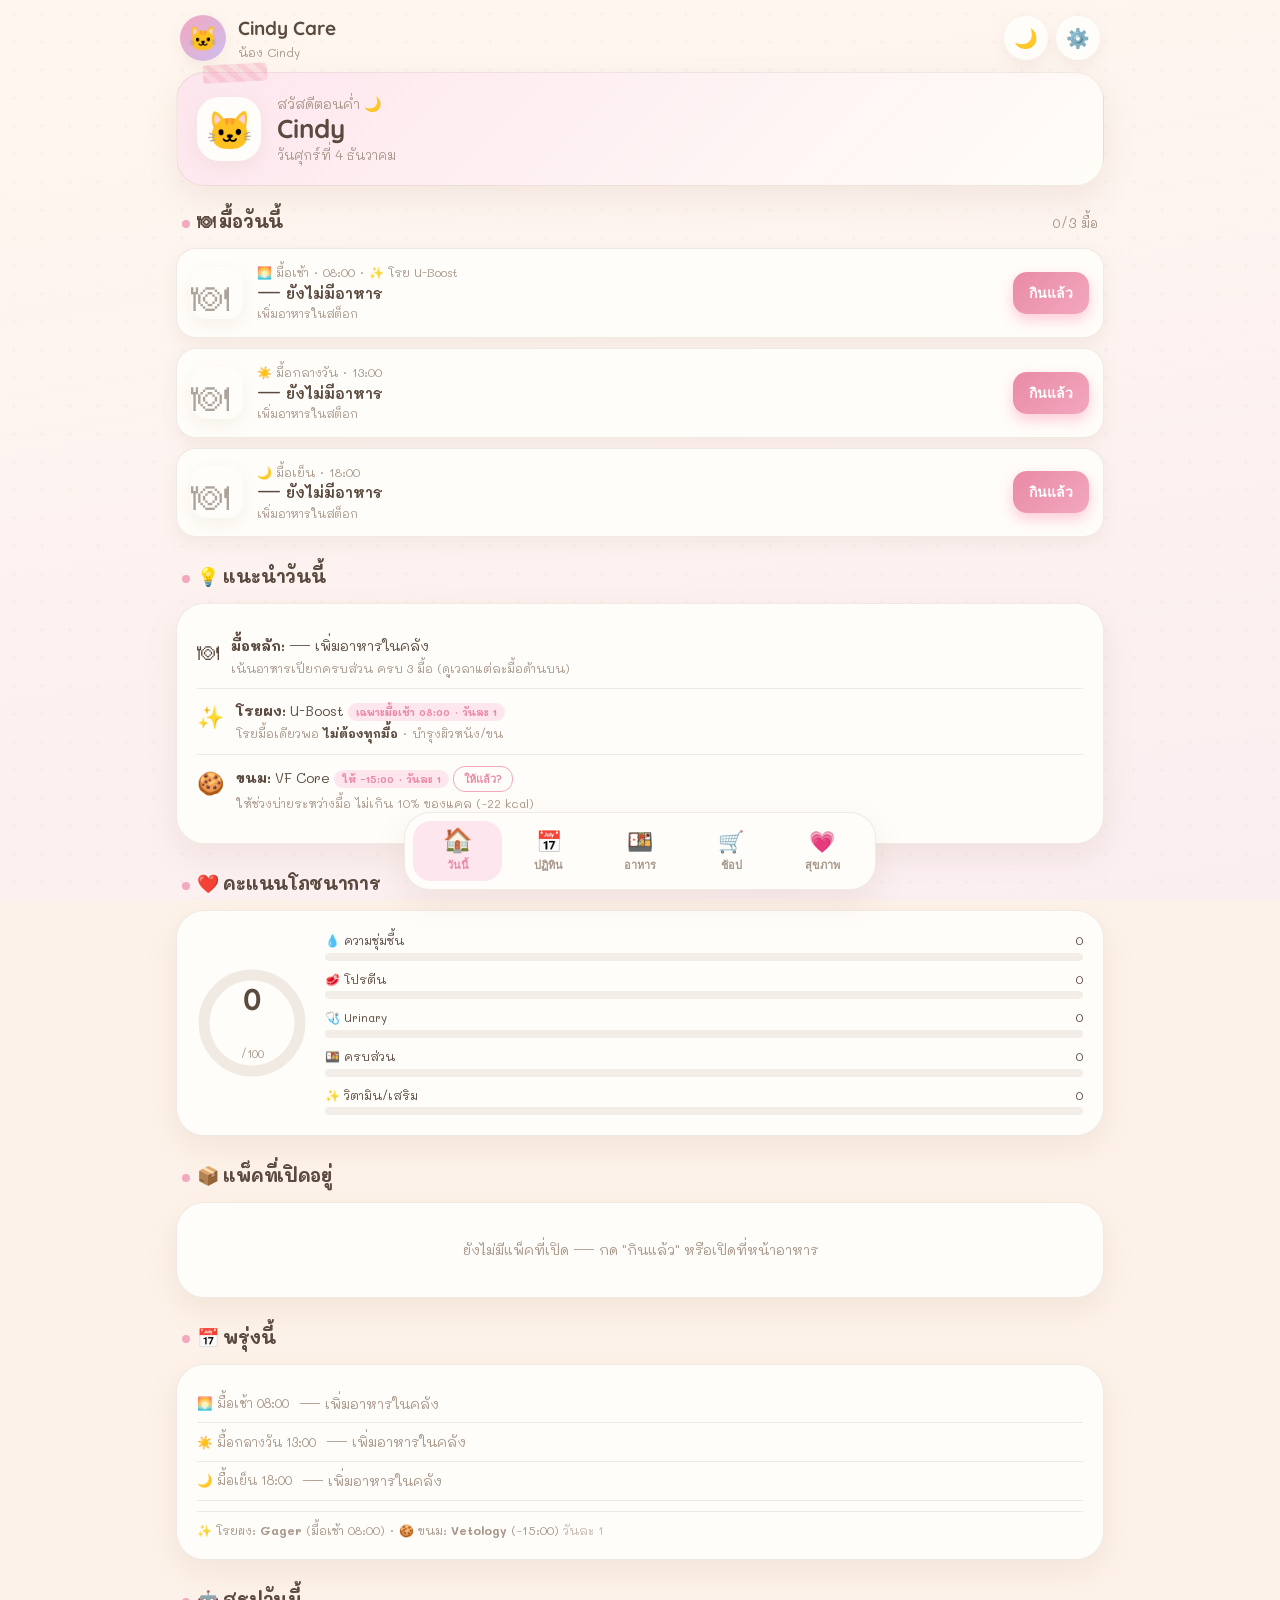
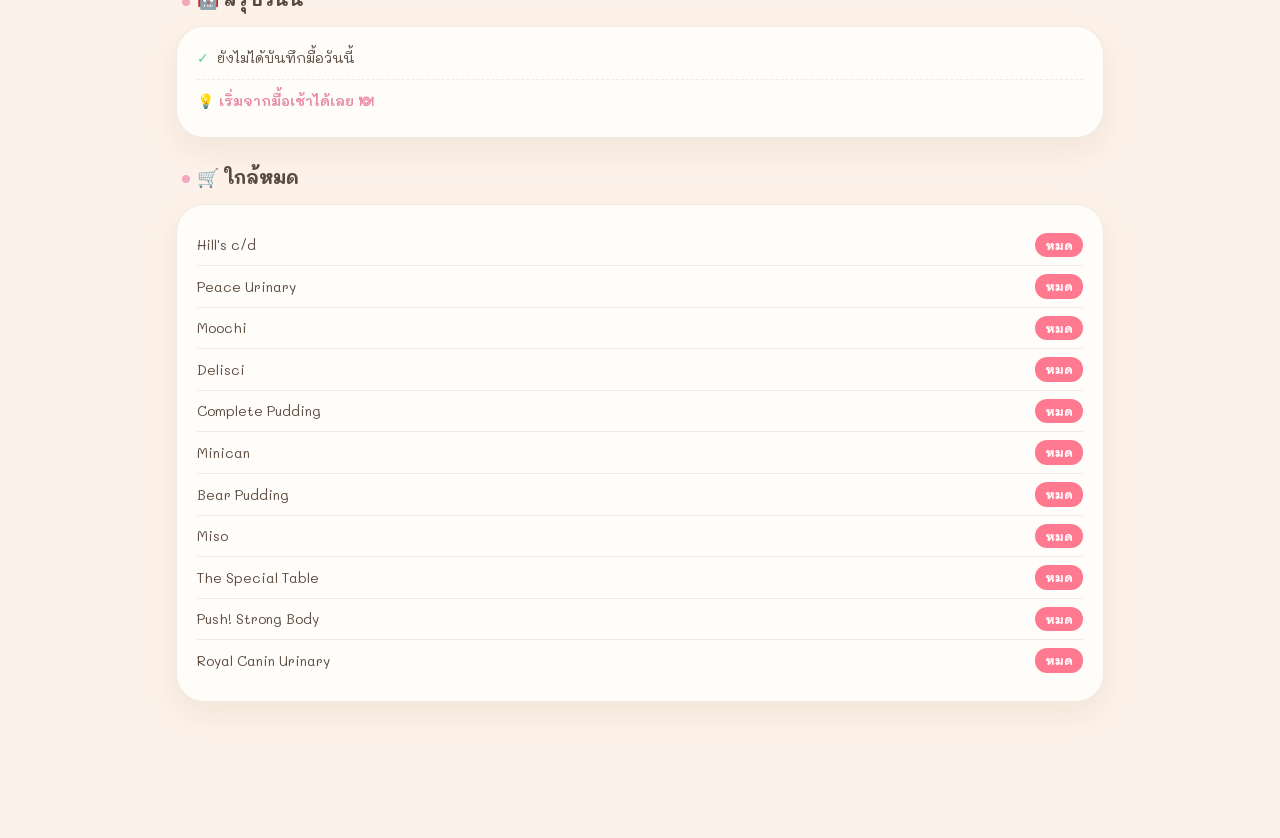
<file: cindy/index.html>
<!DOCTYPE html>

<html lang="th">

<head>

  <meta charset="UTF-8" />

  <meta name="viewport" content="width=device-width, initial-scale=1.0, maximum-scale=1.0, user-scalable=no" />

  <meta name="theme-color" content="#ffe9f1" />

  <title>Cindy Care</title>

  <link rel="preconnect" href="https://fonts.googleapis.com" />

  <link rel="preconnect" href="https://fonts.gstatic.com" crossorigin />

  <link href="https://fonts.googleapis.com/css2?family=Mali:wght@400;500;600;700&family=Quicksand:wght@500;600;700&display=swap" rel="stylesheet" />

  <link rel="stylesheet" href="style.css?v=16" />

</head>

<body>

  <div class="app">



    <!-- ============ TOPBAR ============ -->

    <header class="topbar">

      <div class="topbar-left">

        <div class="avatar" id="catAvatar">🐱</div>

        <div>

          <div class="brand">Cindy Care</div>

          <div class="brand-sub" id="brandSub">น้อง Cindy</div>

        </div>

      </div>

      <div class="topbar-right">

        <button class="round-btn" id="darkBtn" title="โหมดมืด/สว่าง">🌙</button>

        <button class="round-btn" id="settingsBtn" title="ตั้งค่า">⚙️</button>

      </div>

    </header>



    <main class="views">

      <!-- ============ HOME / DASHBOARD ============ -->

      <section class="view active" id="view-home">

        <!-- greeting -->

        <div class="hero">

          <div class="hero-avatar" id="heroAvatar">🐱</div>

          <div>

            <div class="hero-greet" id="heroGreet">สวัสดีตอนเช้า</div>

            <div class="hero-name">Cindy</div>

            <div class="hero-date" id="heroDate"></div>

          </div>

        </div>



        <!-- today's meals -->

        <section class="block">

          <div class="block-head"><h2>🍽 มื้อวันนี้</h2><span class="block-sub" id="mealsProgress"></span></div>

          <div id="todayMeals"></div>

        </section>



        <!-- daily recommendation -->

        <section class="block">

          <div class="block-head"><h2>💡 แนะนำวันนี้</h2></div>

          <div class="card" id="recCard"></div>

        </section>



        <!-- nutrition score -->

        <section class="block">

          <div class="block-head"><h2>❤️ คะแนนโภชนาการ</h2></div>

          <div class="card score-card" id="scoreCard"></div>

        </section>



        <!-- open package -->

        <section class="block">

          <div class="block-head"><h2>📦 แพ็คที่เปิดอยู่</h2></div>

          <div class="card" id="openPackCard"></div>

        </section>



        <!-- tomorrow -->

        <section class="block">

          <div class="block-head"><h2>📅 พรุ่งนี้</h2></div>

          <div class="card" id="tomorrowCard"></div>

        </section>



        <!-- AI summary -->

        <section class="block">

          <div class="block-head"><h2>🤖 สรุปวันนี้</h2></div>

          <div class="card ai-card" id="aiCard"></div>

        </section>



        <!-- running low -->

        <section class="block">

          <div class="block-head"><h2>🛒 ใกล้หมด</h2></div>

          <div class="card" id="lowCard"></div>

        </section>

      </section>



      <!-- ============ CALENDAR ============ -->

      <section class="view" id="view-calendar">

        <div class="page-head">

          <button class="round-btn" id="calPrev">‹</button>

          <h1 class="page-title" id="calLabel">ปฏิทิน</h1>

          <button class="round-btn" id="calNext">›</button>

        </div>

        <div class="card cal-card">

          <div class="cal-weekdays" id="calWeekdays"></div>

          <div class="cal-grid" id="calGrid"></div>

        </div>

        <div class="card" id="calForecast"></div>

      </section>



      <!-- ============ FOOD LIBRARY ============ -->

      <section class="view" id="view-food">

        <h1 class="page-title">🍱 คลังอาหาร</h1>

        <div class="seg" id="foodTabs"></div>

        <div class="row-btns">

          <button class="btn-primary" id="addFoodBtn">＋ เพิ่มอาหาร</button>

          <button class="btn-soft" id="batchBtn">＋ หลายรายการ</button>

        </div>

        <div class="prod-grid" id="foodGrid"></div>

      </section>



      <!-- ============ SHOPPING ============ -->

      <section class="view" id="view-shop">

        <h1 class="page-title">🛒 รายการซื้อ</h1>

        <div class="card" id="shopNeed"></div>

        <div class="card" id="shopStats"></div>

        <div class="card" id="shopHistory"></div>

      </section>



      <!-- ============ HEALTH ============ -->

      <section class="view" id="view-health">

        <h1 class="page-title">💗 สุขภาพ</h1>

        <div class="card" id="healthSummary"></div>

        <div class="card" id="trendCard"></div>

        <div class="card" id="waterCard"></div>

        <div class="card">

          <div class="block-head"><h2>⚖️ น้ำหนัก (กก.)</h2></div>

          <canvas id="weightChart" height="160"></canvas>

          <div class="inline-add">

            <input type="number" step="0.1" id="weightInput" placeholder="เช่น 3.7" />

            <button class="btn-primary slim" id="addWeightBtn">บันทึก</button>

          </div>

        </div>

        <div class="card">

          <div class="block-head"><h2>🚽 ขับถ่ายวันนี้</h2></div>

          <div class="poop-row" id="poopRow"></div>

          <div id="poopHistory" class="mini-log"></div>

        </div>

        <div class="card" id="peeCard"></div>

        <div class="card" id="medCard"></div>

        <div class="card" id="vetCard"></div>

      </section>

    </main>



    <!-- ============ BOTTOM NAV ============ -->

    <nav class="tabbar">

      <button class="tab active" data-view="home"><span>🏠</span>วันนี้</button>

      <button class="tab" data-view="calendar"><span>📅</span>ปฏิทิน</button>

      <button class="tab" data-view="food"><span>🍱</span>อาหาร</button>

      <button class="tab" data-view="shop"><span>🛒</span>ช้อป</button>

      <button class="tab" data-view="health"><span>💗</span>สุขภาพ</button>

    </nav>

  </div>



  <!-- ============ MODAL ============ -->

  <div class="modal-overlay" id="modalOverlay">

    <div class="modal" id="modalBox">

      <button class="modal-x" id="modalClose">✕</button>

      <div id="modalContent"></div>

    </div>

  </div>



  <div class="toast" id="toast"></div>

  <script src="script.js?v=16"></script>

</body>

</html>
</file>
<file: cindy/style.css>
/* ============================================================

   Cindy Care v2 — Premium (Apple Health × Notion × PetKit)

   Light + Dark mode, glassmorphism, pastel, mobile-first

   ============================================================ */

:root {

  --pink: #ff9bbb; --pink-deep: #ff6f9c; --pink-soft: #ffe6ef;

  --blue: #9ec9f0; --blue-deep: #5fa8e0; --blue-soft: #e8f2fc;

  --lav: #c9bdf0; --mint: #9fe0c0; --peach: #ffd0b0; --gold: #ffd66b;

  --cream: #fff8f3;

  --bg1: #fff5f8; --bg2: #f1ecfb; --bg3: #eaf4fd;

  --card: rgba(255,255,255,0.72);

  --card-solid: #ffffff;

  --ink: #4a4053; --ink-soft: #9890a3; --line: rgba(150,130,160,0.14);

  --good: #5ec98a; --warn: #ffb454; --danger: #ff7a90;

  --radius: 26px; --radius-sm: 18px;

  --shadow: 0 14px 38px rgba(180,140,170,0.18);

  --shadow-sm: 0 6px 18px rgba(180,140,170,0.12);

  --blur: blur(20px);

  --maxw: 480px;

}

[data-theme="dark"] {

  --pink: #ff8fb0; --pink-deep: #ff7aa0; --pink-soft: #3a2c36;

  --blue-soft: #25303d; --blue-deep: #6fb0e6;

  --bg1: #1c1822; --bg2: #1a1820; --bg3: #181722;

  --card: rgba(44,40,52,0.72); --card-solid: #2a2733;

  --ink: #ece6f2; --ink-soft: #a79fb3; --line: rgba(255,255,255,0.09);

  --cream: #2a2733;

  --shadow: 0 14px 38px rgba(0,0,0,0.4);

  --shadow-sm: 0 6px 18px rgba(0,0,0,0.3);

}



* { box-sizing: border-box; margin: 0; padding: 0; -webkit-tap-highlight-color: transparent; }

html { -webkit-text-size-adjust: 100%; }

body {

  font-family: 'Mali', 'Quicksand', sans-serif; color: var(--ink); font-size: 15px; line-height: 1.55;

  min-height: 100vh;

  background:

    radial-gradient(circle at 0% 0%, var(--bg1) 0%, transparent 55%),

    radial-gradient(circle at 100% 25%, var(--bg3) 0%, transparent 55%),

    linear-gradient(160deg, var(--bg1), var(--bg2) 55%, var(--bg3));

  background-attachment: fixed;

  transition: background .4s, color .3s;

}

h1, h2, h3 { font-family: 'Quicksand', 'Mali', sans-serif; font-weight: 700; letter-spacing: -.3px; }

img { max-width: 100%; }



.app { max-width: var(--maxw); margin: 0 auto; padding: 0 16px calc(110px + env(safe-area-inset-bottom)); }

@media (min-width: 820px) { .app { max-width: 960px; } }



/* ---------- Topbar ---------- */

.topbar { position: sticky; top: 0; z-index: 30; display: flex; align-items: center; justify-content: space-between; padding: 14px 4px 10px; }

.topbar-left { display: flex; align-items: center; gap: 12px; }

.topbar-right { display: flex; gap: 8px; }

.avatar { width: 46px; height: 46px; border-radius: 50%; background: linear-gradient(135deg, var(--pink), var(--lav)); display: grid; place-items: center; font-size: 24px; overflow: hidden; box-shadow: var(--shadow-sm); }

.avatar img { width: 100%; height: 100%; object-fit: cover; }

.brand { font-size: 19px; font-weight: 700; font-family: 'Quicksand'; }

.brand-sub { font-size: 12px; color: var(--ink-soft); }

.round-btn { border: none; width: 44px; height: 44px; border-radius: 50%; background: var(--card); backdrop-filter: var(--blur); box-shadow: var(--shadow-sm); font-size: 19px; cursor: pointer; color: var(--ink); transition: transform .15s; }

.round-btn:active { transform: scale(.9); }



/* ---------- Views / blocks ---------- */

.view { display: none; }

.view.active { display: block; animation: fade .35s ease both; }

@keyframes fade { from { opacity: 0; transform: translateY(8px); } to { opacity: 1; transform: none; } }

.block { margin-bottom: 22px; }

.block-head { display: flex; align-items: baseline; justify-content: space-between; margin: 0 4px 10px; }

.block-head h2 { font-size: 17px; }

.block-sub { font-size: 13px; color: var(--ink-soft); }

.page-title { font-size: 24px; text-align: center; margin: 6px 0 16px; }

.page-head { display: flex; align-items: center; justify-content: space-between; margin-bottom: 14px; }

.page-head .page-title { margin: 0; }



/* ---------- Card ---------- */

.card { background: var(--card); backdrop-filter: var(--blur); -webkit-backdrop-filter: var(--blur); border: 1px solid rgba(255,255,255,0.5); border-radius: var(--radius); padding: 18px; box-shadow: var(--shadow); margin-bottom: 14px; }

[data-theme="dark"] .card { border-color: rgba(255,255,255,0.06); }



/* ---------- Hero ---------- */

.hero { display: flex; align-items: center; gap: 16px; background: linear-gradient(135deg, var(--pink-soft), var(--blue-soft)); border-radius: var(--radius); padding: 20px; margin-bottom: 22px; box-shadow: var(--shadow); }

.hero-avatar { width: 64px; height: 64px; border-radius: 22px; background: var(--card-solid); display: grid; place-items: center; font-size: 38px; overflow: hidden; box-shadow: var(--shadow-sm); flex: 0 0 auto; }

.hero-avatar img { width: 100%; height: 100%; object-fit: cover; }

.hero-greet { font-size: 14px; color: var(--ink-soft); }

.hero-name { font-size: 26px; font-weight: 700; font-family: 'Quicksand'; line-height: 1.1; }

.hero-date { font-size: 13px; color: var(--ink-soft); margin-top: 2px; }



/* ---------- Meal slot ---------- */

.meal { display: flex; align-items: center; gap: 14px; background: var(--card); backdrop-filter: var(--blur); border: 1px solid rgba(255,255,255,0.5); border-radius: var(--radius-sm); padding: 14px; margin-bottom: 10px; box-shadow: var(--shadow-sm); }

[data-theme="dark"] .meal { border-color: rgba(255,255,255,0.06); }

.meal.done { background: linear-gradient(135deg, rgba(94,201,138,0.16), var(--card)); }

.meal-thumb { width: 52px; height: 52px; border-radius: 15px; overflow: hidden; flex: 0 0 auto; box-shadow: var(--shadow-sm); }

.meal-thumb img { width: 100%; height: 100%; object-fit: cover; }

.meal-info { flex: 1; min-width: 0; }

.meal-when { font-size: 12px; color: var(--ink-soft); }

.meal-food { font-size: 15px; font-weight: 600; }

.meal-kcal { font-size: 11.5px; color: var(--ink-soft); }

.done-btn { border: none; cursor: pointer; flex: 0 0 auto; border-radius: 14px; padding: 10px 16px; font-family: 'Quicksand'; font-weight: 700; font-size: 14px; background: linear-gradient(135deg, var(--pink-deep), var(--pink)); color: #fff; box-shadow: 0 6px 14px rgba(255,111,156,.35); transition: transform .15s; }

.done-btn:active { transform: scale(.93); }

.done-btn.is-done { background: var(--good); box-shadow: none; }

.done-btn:disabled { background: var(--line); color: var(--ink-soft); box-shadow: none; }



/* ---------- Score ring ---------- */

.score-card { display: flex; gap: 18px; align-items: center; }

.ring { width: 110px; height: 110px; flex: 0 0 auto; position: relative; }

.ring svg { transform: rotate(-90deg); }

.ring-num { position: absolute; inset: 0; display: grid; place-items: center; flex-direction: column; text-align: center; }

.ring-num b { font-size: 30px; font-family: 'Quicksand'; line-height: 1; }

.ring-num small { font-size: 11px; color: var(--ink-soft); }

.score-bars { flex: 1; min-width: 0; display: flex; flex-direction: column; gap: 9px; }

.sbar-row { font-size: 12px; }

.sbar-top { display: flex; justify-content: space-between; margin-bottom: 3px; }

.sbar-track { height: 8px; border-radius: 6px; background: var(--line); overflow: hidden; }

.sbar-fill { height: 100%; border-radius: 6px; transition: width .7s cubic-bezier(.2,.8,.2,1); }



/* ---------- progress (package) ---------- */

.pack-head { display: flex; align-items: center; gap: 12px; margin-bottom: 12px; }

.pack-thumb { width: 54px; height: 54px; border-radius: 15px; overflow: hidden; flex: 0 0 auto; box-shadow: var(--shadow-sm); }

.pack-thumb img { width: 100%; height: 100%; object-fit: cover; }

.prog-track { height: 14px; border-radius: 10px; background: var(--line); overflow: hidden; }

.prog-fill { height: 100%; border-radius: 10px; background: linear-gradient(90deg, var(--pink-deep), var(--pink)); transition: width .6s; }

.prog-meta { display: flex; justify-content: space-between; font-size: 13px; margin-top: 8px; }

.prog-meta b { color: var(--pink-deep); }

.dots { display: flex; gap: 5px; margin-top: 10px; flex-wrap: wrap; }

.dot { width: 26px; height: 26px; border-radius: 50%; background: var(--pink-soft); display: grid; place-items: center; font-size: 12px; color: var(--pink-deep); font-weight: 700; }

.dot.on { background: var(--pink-deep); color: #fff; }



/* tomorrow rows */

.mini-meal { display: flex; align-items: center; gap: 10px; padding: 8px 0; border-bottom: 1px solid var(--line); font-size: 14px; }

.mini-meal:last-child { border-bottom: none; }

.mini-meal .mm-when { min-width: 78px; color: var(--ink-soft); font-size: 12.5px; }

.mini-meal .mm-thumb { width: 34px; height: 34px; border-radius: 10px; overflow: hidden; }

.mini-meal .mm-thumb img { width: 100%; height: 100%; object-fit: cover; }



/* AI card */

.ai-card { background: linear-gradient(135deg, rgba(201,189,240,0.25), var(--card)); }

.ai-line { display: flex; gap: 8px; font-size: 14px; margin-bottom: 5px; }

.ai-line.tip { margin-top: 10px; padding-top: 10px; border-top: 1px dashed var(--line); color: var(--pink-deep); font-weight: 600; }

.chip-ok { color: var(--good); }



/* running low */

.low-row { display: flex; align-items: center; gap: 10px; font-size: 14px; padding: 8px 0; border-bottom: 1px solid var(--line); }

.low-row:last-child { border-bottom: none; }

.low-row .ls { margin-left: auto; font-weight: 700; font-size: 12px; padding: 3px 10px; border-radius: 12px; }

.ls.out { background: var(--danger); color: #fff; } .ls.low { background: var(--warn); color: #fff; }

.empty { text-align: center; color: var(--ink-soft); font-size: 14px; padding: 16px; }



/* ---------- Segmented tabs ---------- */

.seg { display: flex; gap: 6px; overflow-x: auto; padding-bottom: 8px; margin-bottom: 12px; }

.seg::-webkit-scrollbar { display: none; }

.seg button { flex: 0 0 auto; border: none; cursor: pointer; font-family: 'Quicksand'; font-weight: 700; font-size: 13px; color: var(--ink-soft); background: var(--card); padding: 9px 15px; border-radius: 16px; white-space: nowrap; box-shadow: var(--shadow-sm); transition: all .2s; }

.seg button.active { background: linear-gradient(135deg, var(--pink-deep), var(--pink)); color: #fff; }

.row-btns { display: flex; gap: 10px; margin-bottom: 14px; }

.btn-primary { border: none; cursor: pointer; flex: 1; background: linear-gradient(135deg, var(--pink-deep), var(--pink)); color: #fff; font-family: 'Quicksand'; font-weight: 700; font-size: 15px; padding: 14px; border-radius: var(--radius-sm); box-shadow: 0 8px 18px rgba(255,111,156,.32); transition: transform .15s; }

.btn-primary.slim { flex: 0 0 auto; padding: 13px 20px; }

.btn-primary:active { transform: scale(.97); }

.btn-soft { border: none; cursor: pointer; flex: 1; background: var(--card); color: var(--pink-deep); font-family: 'Quicksand'; font-weight: 700; font-size: 15px; padding: 14px; border-radius: var(--radius-sm); box-shadow: var(--shadow-sm); }

.btn-ghost { border: 1.5px solid var(--pink); background: transparent; color: var(--pink-deep); font-family: 'Quicksand'; font-weight: 700; padding: 11px 16px; border-radius: 14px; cursor: pointer; }



/* ---------- Product grid (library) ---------- */

.prod-grid { display: grid; grid-template-columns: repeat(auto-fill, minmax(150px, 1fr)); gap: 13px; }

.pcard { position: relative; background: var(--card); backdrop-filter: var(--blur); border: 1px solid rgba(255,255,255,0.5); border-radius: var(--radius-sm); overflow: hidden; cursor: pointer; box-shadow: var(--shadow-sm); transition: transform .18s, box-shadow .18s; }

[data-theme="dark"] .pcard { border-color: rgba(255,255,255,0.06); }

.pcard:hover { transform: translateY(-4px); box-shadow: var(--shadow); }

.pcard-img { width: 100%; aspect-ratio: 1/1; background: linear-gradient(135deg, var(--pink-soft), var(--blue-soft)); display: grid; place-items: center; position: relative; }

.pcard-img img { width: 100%; height: 100%; object-fit: cover; }

.pcard-ph { font-size: 38px; opacity: .5; }

.pcard-body { padding: 11px 13px 14px; }

.pcard-name { font-weight: 700; font-size: 14px; font-family: 'Quicksand'; line-height: 1.2; }

.pcard-tags { display: flex; flex-wrap: wrap; gap: 4px; margin: 6px 0; }

.tag { font-size: 9.5px; font-weight: 700; padding: 2px 8px; border-radius: 10px; }

.tag.complete { background: var(--blue-soft); color: var(--blue-deep); }

.tag.supp { background: #f3ead9; color: #b78a3c; }

.tag.uri { background: rgba(95,168,224,0.18); color: var(--blue-deep); }

[data-theme="dark"] .tag.supp { background:#3a3320; color:#e0bf7a; }

.pcard-meta { font-size: 11px; color: var(--ink-soft); }

.stock-pill { position: absolute; top: 8px; right: 8px; font-family: 'Quicksand'; font-weight: 700; font-size: 11px; color: #fff; padding: 3px 9px; border-radius: 14px; box-shadow: var(--shadow-sm); }

.stock-pill.ok { background: var(--good); } .stock-pill.low { background: var(--warn); } .stock-pill.out { background: var(--danger); }

.open-flag { position: absolute; top: 8px; left: 8px; background: var(--pink-deep); color: #fff; font-size: 9.5px; font-weight: 700; padding: 3px 8px; border-radius: 12px; }



/* ---------- Food details modal ---------- */

.fd-hero { width: 100%; aspect-ratio: 16/10; border-radius: 18px; overflow: hidden; background: linear-gradient(135deg, var(--pink-soft), var(--blue-soft)); display: grid; place-items: center; margin-bottom: 14px; }

.fd-hero img { width: 100%; height: 100%; object-fit: cover; }

.fd-name { font-size: 22px; font-family: 'Quicksand'; font-weight: 700; }

.fd-sec { margin-top: 16px; }

.fd-sec h4 { font-size: 14px; color: var(--pink-deep); margin-bottom: 8px; }

.benefit-list { display: flex; flex-direction: column; gap: 6px; }

.benefit-list div { font-size: 13.5px; display: flex; gap: 8px; }

.nf-grid { display: grid; grid-template-columns: 1fr 1fr; gap: 8px; }

.nf { background: var(--blue-soft); border-radius: 14px; padding: 10px; text-align: center; }

.nf b { display: block; font-size: 18px; font-family: 'Quicksand'; }

.nf small { font-size: 11px; color: var(--ink-soft); }

.suit-tags { display: flex; flex-wrap: wrap; gap: 6px; }

.suit { font-size: 12px; font-weight: 700; padding: 5px 12px; border-radius: 14px; background: var(--pink-soft); color: var(--pink-deep); }

.fd-actions { display: grid; grid-template-columns: 1fr 1fr; gap: 10px; margin-top: 18px; }

.fd-actions .btn-primary, .fd-actions .btn-soft, .fd-actions .btn-ghost { flex: none; width: 100%; }



/* ---------- Calendar ---------- */

.cal-card { padding: 12px; }

.cal-weekdays, .cal-grid { display: grid; grid-template-columns: repeat(7, 1fr); gap: 5px; }

.cal-wd { text-align: center; font-size: 11px; font-weight: 700; color: var(--ink-soft); padding-bottom: 4px; }

.cal-cell { position: relative; aspect-ratio: 1/1.15; border-radius: 12px; background: var(--blue-soft); padding: 3px; display: flex; flex-direction: column; align-items: center; cursor: pointer; transition: transform .12s; }

.cal-cell:active { transform: scale(.94); }

.cal-cell.empty-cell { background: transparent; pointer-events: none; }

.cal-cell.today { box-shadow: 0 0 0 2.5px var(--pink-deep) inset; }

.cal-cell.past { opacity: .65; }

.cal-date { font-size: 12px; font-weight: 700; }

.cal-meals { display: flex; gap: 2px; margin-top: 2px; }

.cal-meals span { width: 6px; height: 6px; border-radius: 50%; background: var(--pink); }

.cal-meals span.eaten { background: var(--good); }

.cal-food { font-size: 7.5px; font-weight: 700; line-height: 1.1; margin-top: 2px; padding: 1px 4px; border-radius: 6px; background: var(--pink-soft); color: var(--pink-deep); max-width: 100%; white-space: nowrap; overflow: hidden; text-overflow: ellipsis; }

.cal-score { margin-top: auto; font-size: 9px; font-weight: 700; color: var(--pink-deep); }

.cal-legend { display: flex; flex-wrap: wrap; gap: 10px; margin-top: 6px; }

.cal-legend .cleg { display: flex; align-items: center; gap: 5px; font-size: 12px; color: var(--ink-soft); }

.cal-legend .cleg i { width: 11px; height: 11px; border-radius: 50%; display: inline-block; }

.cal-fin { position: absolute; top: 1px; right: 3px; font-size: 10px; }



/* ---------- Shopping ---------- */

.shop-row { display: flex; align-items: center; gap: 12px; padding: 10px 0; border-bottom: 1px solid var(--line); }

.shop-row:last-child { border-bottom: none; }

.shop-thumb { width: 40px; height: 40px; border-radius: 12px; overflow: hidden; flex: 0 0 auto; background: var(--blue-soft); }

.shop-thumb img { width: 100%; height: 100%; object-fit: cover; }

.shop-name { font-weight: 600; font-size: 14px; }

.shop-sub { font-size: 11.5px; color: var(--ink-soft); }

.shop-row .ls { margin-left: auto; }

.stat-grid { display: grid; grid-template-columns: 1fr 1fr; gap: 10px; }

.stat { background: var(--blue-soft); border-radius: 16px; padding: 14px; text-align: center; }

.stat b { display: block; font-size: 22px; font-family: 'Quicksand'; }

.stat small { font-size: 11px; color: var(--ink-soft); }



/* ---------- Health ---------- */

.sum-grid { display: grid; grid-template-columns: 1fr 1fr; gap: 10px; }

.sum { background: var(--blue-soft); border-radius: 16px; padding: 12px 8px; text-align: center; }

.sum span { font-size: 22px; display: block; }

.sum b { display: block; font-size: 14px; font-family: 'Quicksand'; margin-top: 2px; }

.sum small { font-size: 11px; color: var(--ink-soft); }

.poop-row { display: flex; gap: 8px; margin-bottom: 12px; }

.poop-btn { flex: 1; border: none; cursor: pointer; background: var(--blue-soft); border-radius: 14px; padding: 12px 4px; font-family: inherit; font-size: 13px; color: var(--ink); }

.poop-btn span { display: block; font-size: 23px; margin-bottom: 3px; }

.mini-log { display: flex; flex-direction: column; gap: 7px; }

.mini-log .lr { display: flex; align-items: center; gap: 10px; font-size: 14px; background: var(--blue-soft); border-radius: 12px; padding: 9px 13px; }

.mini-log .lr time { font-family: 'Quicksand'; font-weight: 700; color: var(--pink-deep); }

.mini-log .lr .x { margin-left: auto; border: none; background: none; cursor: pointer; color: var(--ink-soft); font-size: 15px; }

.inline-add { display: flex; gap: 10px; margin-top: 14px; }

.inline-add input { flex: 1; border: 1.5px solid var(--line); border-radius: 14px; padding: 13px; font-family: inherit; font-size: 16px; background: var(--card-solid); color: var(--ink); }

.row-head { display: flex; justify-content: space-between; align-items: center; margin-bottom: 10px; }

.row-head h2 { font-size: 17px; }

.med-row, .vet-row { display: flex; gap: 12px; align-items: flex-start; background: var(--blue-soft); border-radius: var(--radius-sm); padding: 13px; margin-top: 10px; }

.med-row.off { opacity: .5; }

.med-ico { width: 38px; height: 38px; border-radius: 12px; background: var(--card-solid); display: grid; place-items: center; font-size: 19px; flex: 0 0 auto; }

.med-main, .vet-main { flex: 1; min-width: 0; }

.med-name { font-weight: 700; font-size: 15px; font-family: 'Quicksand'; }

.med-meta { font-size: 12px; color: var(--ink-soft); }

.med-status { font-size: 13px; margin-top: 2px; } .med-status b { color: var(--pink-deep); }

.note-line { font-size: 12px; color: var(--ink-soft); margin-top: 4px; background: var(--card); padding: 5px 9px; border-radius: 9px; }

.mini-actions { display: flex; flex-direction: column; gap: 6px; }

.mini-actions button { border: none; background: var(--card); width: 32px; height: 32px; border-radius: 10px; cursor: pointer; font-size: 13px; }

.vet-date { font-family: 'Quicksand'; font-weight: 700; color: var(--blue-deep); font-size: 13px; min-width: 56px; }



/* ---------- Modal ---------- */

.modal-overlay { position: fixed; inset: 0; z-index: 60; display: none; align-items: flex-end; justify-content: center; background: rgba(60,50,70,0.4); backdrop-filter: blur(5px); }

.modal-overlay.open { display: flex; animation: fade .2s ease; }

.modal { width: 100%; max-width: var(--maxw); background: var(--card-solid); border-radius: 30px 30px 0 0; padding: 24px 20px calc(28px + env(safe-area-inset-bottom)); position: relative; max-height: 92vh; overflow-y: auto; animation: slideup .32s cubic-bezier(.2,.8,.2,1) both; }

@media (min-width: 820px) { .modal { border-radius: 30px; margin: auto; } .modal-overlay { align-items: center; } }

@keyframes slideup { from { transform: translateY(50px); opacity: .5; } to { transform: none; opacity: 1; } }

.modal h3 { font-size: 20px; text-align: center; margin-bottom: 16px; }

.modal-x { position: absolute; top: 14px; right: 14px; border: none; background: var(--blue-soft); width: 34px; height: 34px; border-radius: 50%; cursor: pointer; font-size: 15px; color: var(--ink); z-index: 2; }

.field { margin-bottom: 13px; }

.field > label { display: block; font-size: 13px; color: var(--ink-soft); margin-bottom: 5px; font-weight: 600; }

.field input, .field select, .field textarea { width: 100%; border: 1.5px solid var(--line); border-radius: 13px; padding: 12px; font-family: inherit; font-size: 16px; color: var(--ink); background: var(--card-solid); }

.field input:focus, .field select:focus, .field textarea:focus { outline: none; border-color: var(--pink); }

.frow { display: flex; gap: 10px; } .frow .field { flex: 1; }

.help { font-size: 12px; color: var(--ink-soft); margin: -4px 0 12px; }

.chk-row { display: flex; gap: 14px; flex-wrap: wrap; }

.chk-row label { display: flex; align-items: center; gap: 6px; font-size: 14px; }

.chk-row input, .field input[type=checkbox] { width: auto; }

.up-area { display: flex; gap: 14px; align-items: center; }

.sticker-frame { width: 92px; height: 92px; flex: 0 0 auto; border-radius: 18px; overflow: hidden; background: var(--blue-soft); display: grid; place-items: center; box-shadow: var(--shadow-sm); }

.sticker-frame img { width: 100%; height: 100%; object-fit: cover; }

.ph-cam { font-size: 30px; opacity: .5; }

.brow { background: var(--blue-soft); border-radius: 14px; padding: 11px; margin-bottom: 9px; }

.brow input, .brow select { border: 1.5px solid var(--line); border-radius: 11px; padding: 10px; font-family: inherit; font-size: 16px; width: 100%; background: var(--card-solid); color: var(--ink); margin-bottom: 7px; }

.mt { margin-top: 12px; }



/* ---------- Tabbar ---------- */

.tabbar { position: fixed; bottom: 10px; left: 50%; transform: translateX(-50%); width: calc(100% - 24px); max-width: calc(var(--maxw) - 8px); display: flex; justify-content: space-around; gap: 2px; background: var(--card); backdrop-filter: var(--blur); padding: 8px; border-radius: 26px; z-index: 40; box-shadow: var(--shadow); border: 1px solid rgba(255,255,255,0.5); bottom: calc(10px + env(safe-area-inset-bottom)); }

[data-theme="dark"] .tabbar { border-color: rgba(255,255,255,0.07); }

.tab { flex: 1; border: none; background: none; cursor: pointer; font-family: 'Quicksand'; font-weight: 700; font-size: 11px; color: var(--ink-soft); display: flex; flex-direction: column; align-items: center; gap: 2px; padding: 7px 2px; border-radius: 18px; transition: all .2s; }

.tab span { font-size: 21px; transition: transform .2s; }

.tab.active { color: var(--pink-deep); background: var(--pink-soft); }

.tab.active span { transform: translateY(-2px) scale(1.12); }



/* ---------- Toast ---------- */

.toast { position: fixed; bottom: calc(86px + env(safe-area-inset-bottom)); left: 50%; transform: translateX(-50%) translateY(20px); background: var(--ink); color: var(--card-solid); padding: 12px 22px; border-radius: 30px; font-size: 14px; font-weight: 600; z-index: 70; opacity: 0; pointer-events: none; transition: all .3s; box-shadow: var(--shadow); white-space: nowrap; }

.toast.show { opacity: 1; transform: translateX(-50%) translateY(0); }



/* ============================================================

   📔 WARM PET-JOURNAL THEME (override) — cream/beige planner

   เน้น: สะอาด เว้นช่องเยอะ พาสเทลอุ่น การ์ดสมุด เงานุ่ม ตกแต่งน้อย

   ============================================================ */

:root {

  --pink: #f2a8be; --pink-deep: #e98aa6; --pink-soft: #fde6ee;

  --blue: #a9cdec; --blue-deep: #6fa6d6; --blue-soft: #eaf2fb;

  --mint: #aadcc4; --gold: #e6b463; --lav: #cdbdf0;

  --cream: #fffdf8; --card: #fffdf9; --card-solid: #fffdf9;

  --bg1: #fff7ef; --bg2: #fdf2e9; --bg3: #fbeef1;

  --ink: #5b4a3f; --ink-soft: #a8978a; --line: rgba(150,120,95,0.14);

  --radius: 28px; --radius-sm: 20px;

  --shadow: 0 12px 30px rgba(170,140,110,0.13);

  --shadow-sm: 0 6px 16px rgba(170,140,110,0.10);

  --blur: none;

}

[data-theme="dark"] {

  --pink: #f0a0bb; --pink-deep: #f0a0bb; --pink-soft: #3a2e30;

  --blue-soft: #2a2722; --blue-deep: #8fb8e0;

  --bg1: #211d1a; --bg2: #1f1c19; --bg3: #1d1a1c;

  --card: #2b2722; --card-solid: #2b2722;

  --ink: #efe7dc; --ink-soft: #b3a596; --line: rgba(255,255,255,0.08);

  --cream: #2b2722;

}



/* พื้นหลังครีมอุ่น + ลายจุดสมุดจางๆ (สะอาด) */

body {

  background-color: var(--bg2);

  background-image:

    radial-gradient(circle at 14px 14px, rgba(180,150,120,0.05) 1.6px, transparent 2px),

    linear-gradient(170deg, var(--bg1), var(--bg3));

  background-size: 28px 28px, 100% 100%;

  background-attachment: fixed;

}



/* การ์ด = กระดาษสมุด อุ่น นุ่ม (เลิก glass) เว้นช่องเยอะขึ้น */

.card { background: var(--card); backdrop-filter: none; -webkit-backdrop-filter: none; border: 1px solid var(--line); box-shadow: var(--shadow); padding: 20px; transition: transform .3s cubic-bezier(.2,.8,.2,1), box-shadow .3s; }

.card:hover { transform: translateY(-2px); box-shadow: 0 16px 36px rgba(170,140,110,0.16); }

.block { margin-bottom: 26px; }

.block-head { margin: 0 6px 12px; }

.block-head h2 { font-size: 18px; }

.meal, .pcard, .med-row, .vet-row { backdrop-filter: none; -webkit-backdrop-filter: none; }

.meal { border: 1px solid var(--line); }



/* หัวการ์ดมีจุดพาสเทลเล็กๆ (ตกแต่งน้อย ไม่รก) */

.block-head h2::before { content: ''; display: inline-block; width: 8px; height: 8px; border-radius: 50%; background: var(--pink); margin-right: 7px; vertical-align: middle; }



/* hero = หน้าปกสมุด + วาชิเทปเล็กๆ ชิ้นเดียว (ตกแต่งพอดี) */

.hero { background: linear-gradient(135deg, var(--pink-soft), var(--cream)); border: 1px solid var(--line); position: relative; }

.hero::before { content: ''; position: absolute; top: -9px; left: 26px; width: 64px; height: 18px; background: repeating-linear-gradient(45deg, rgba(242,168,190,0.5) 0 6px, rgba(242,168,190,0.28) 6px 12px); border-radius: 3px; transform: rotate(-3deg); }



/* ปุ่ม: นุ่มขึ้น มน */

.btn-primary { box-shadow: 0 8px 18px rgba(233,138,166,.28); }

.tabbar { background: var(--card); border: 1px solid var(--line); backdrop-filter: none; }

.tab.active { background: var(--pink-soft); }

.hero-name, .page-title { letter-spacing: -.2px; }



/* การ์ดสินค้า: ลิฟต์นุ่มแบบ Apple */

.pcard { border: 1px solid var(--line); }

.pcard:hover { transform: translateY(-5px); }



/* แถบสกอร์/โภชนาการ อ่านสบายตา */

.sbar-track { background: rgba(150,120,95,0.12); }

.nf, .stat, .sum { background: var(--pink-soft); }



/* ปุ่มลบบนการ์ดอาหาร (มุมขวาล่างของรูป) */

.card-del { position: absolute; bottom: 7px; right: 7px; z-index: 3; border: none; cursor: pointer; width: 30px; height: 30px; border-radius: 50%; background: rgba(255,255,255,0.92); box-shadow: var(--shadow-sm); font-size: 13px; transition: transform .15s, background .2s; }

.card-del:hover { background: var(--danger); }

.card-del:active { transform: scale(.88); }

[data-theme="dark"] .card-del { background: rgba(60,55,50,0.92); }



/* แนะนำประจำวัน */

.rec { display: flex; gap: 12px; align-items: flex-start; padding: 11px 0; border-bottom: 1px solid var(--line); font-size: 14px; }

.rec:last-child { border-bottom: none; }

.rec > span { font-size: 22px; flex: 0 0 auto; }

.rec b { color: var(--ink); }

.rec-sub { font-size: 12px; color: var(--ink-soft); margin-top: 2px; }

.rec-tag { font-size: 10px; background: var(--pink-soft); color: var(--pink-deep); padding: 2px 8px; border-radius: 10px; font-weight: 700; }



/* แจ้งเตือนอาหารเปิดแล้ว */

.open-note { margin-top: 10px; font-size: 13px; color: var(--ink-soft); }

.open-note b { color: var(--pink-deep); }

.open-warn { margin-top: 10px; font-size: 13px; font-weight: 700; color: #c0392b; background: rgba(255,120,120,0.14); border-radius: 12px; padding: 9px 12px; }



/* ป้ายในหน้าต่างวัน */

.mm-tag { margin-left: auto; font-size: 10px; font-weight: 700; padding: 2px 8px; border-radius: 10px; }

.mm-tag.done { background: var(--mint); color: #1f7a4d; }

.mm-tag.plan { background: var(--blue-soft); color: var(--blue-deep); }



/* ปุ่มเช็ก "ให้ขนมแล้ว" */

.treat-chk { border: 1.5px solid var(--pink); background: transparent; color: var(--pink-deep); font-family: 'Quicksand'; font-weight: 700; font-size: 11px; padding: 3px 10px; border-radius: 12px; cursor: pointer; }

.treat-chk.on { background: var(--mint); border-color: var(--mint); color: #1f7a4d; }



/* กราฟโภชนาการ 7 วัน */

.trend { display: flex; align-items: flex-end; justify-content: space-between; gap: 6px; height: 130px; }

.tb { flex: 1; display: flex; flex-direction: column; align-items: center; height: 100%; }

.tb-num { font-size: 10px; font-weight: 700; color: var(--ink-soft); height: 14px; }

.tb-track { flex: 1; width: 70%; max-width: 26px; display: flex; align-items: flex-end; background: var(--line); border-radius: 8px; overflow: hidden; }

.tb-bar { width: 100%; border-radius: 8px; transition: height .6s cubic-bezier(.2,.8,.2,1); }

.tb small { font-size: 10px; color: var(--ink-soft); margin-top: 4px; }
</file>
